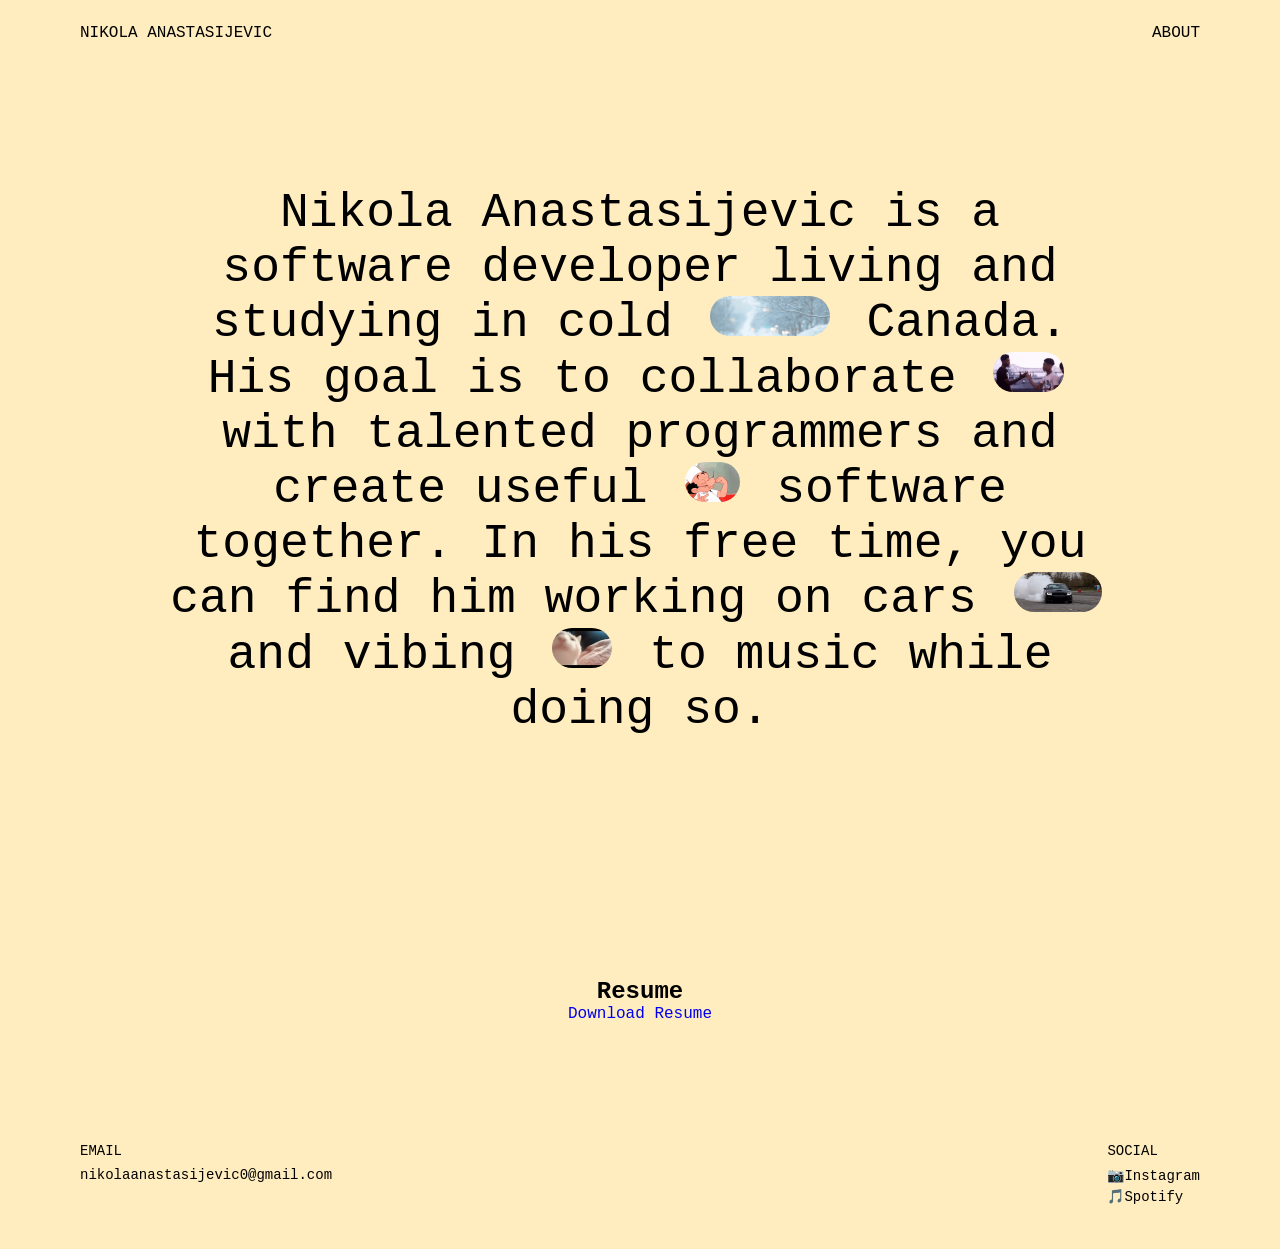
<file: index.html>
<!DOCTYPE html>
<html lang="en">
<head>
    <meta charset="UTF-8">
    <meta name="viewport" content="width=device-width, initial-scale=1.0">
    <title>Nikola Anastasijevic</title>
    <link rel="stylesheet" href="assets/css/style.css">
    <style>
        html {
            background-color: #ffedbf;
        }
    </style>
</head>
<body>
    <nav class="navbar">
        <a href="index.html" class="nav-main">NIKOLA ANASTASIJEVIC</a>
        <a href="about.html" class="nav-about">ABOUT</a>
    </nav>
    <main class="main-text">
        <h1 class="btext">
            Nikola Anastasijevic is a software developer living and 
            studying in cold 
            <span class="pill">
                <img src="assets/img/cold.jpg" alt="Cold Canada">
            </span>
            Canada. His goal is to collaborate
            <span class="pill">
                <img src="assets/img/dapup.gif" alt="Dapup Gif">
            </span>
            with talented programmers and create useful
            <span class="pill">
                <img src="assets/img/chefkiss.gif" alt="Useful Gif">
            </span>
            software together. In his free time, you can find him working on cars
            <span class="pill">
                <img src="assets/img/burnout.gif" alt="Cool Car Gif">
            </span>
            and vibing
            <span class="pill">
                <img src="assets/img/vibing.gif" alt="Vibing Gif">
            </span>
            to music while doing so.
        </h1>
        <section>
            <h2>Resume</h2>
            <a id="resume" href="assets/Nikola_Anastasijevic.pdf" download>
                Download Resume
            </a>
        </section>
    </main>
    <footer class="footer">
        <div class="footer-left">
            <p>EMAIL</p>
            <a href="mailto:nikolaanastasijevic0@gmail.com">
                nikolaanastasijevic0@gmail.com
            </a>
        </div>
        <div class="footer-right">
            <p>SOCIAL</p>
            <a href="https://www.instagram.com/nikola_anastasijevic______">📷Instagram</a>
            <a href="https://open.spotify.com/user/tbxjmdjorjs78lmyphjkwn3i5?si=79014ba429c14d3b">🎵Spotify</a>
        </div>
    </footer>
    <script src="assets/js/script.js"></script>
</body>
</html>
</file>
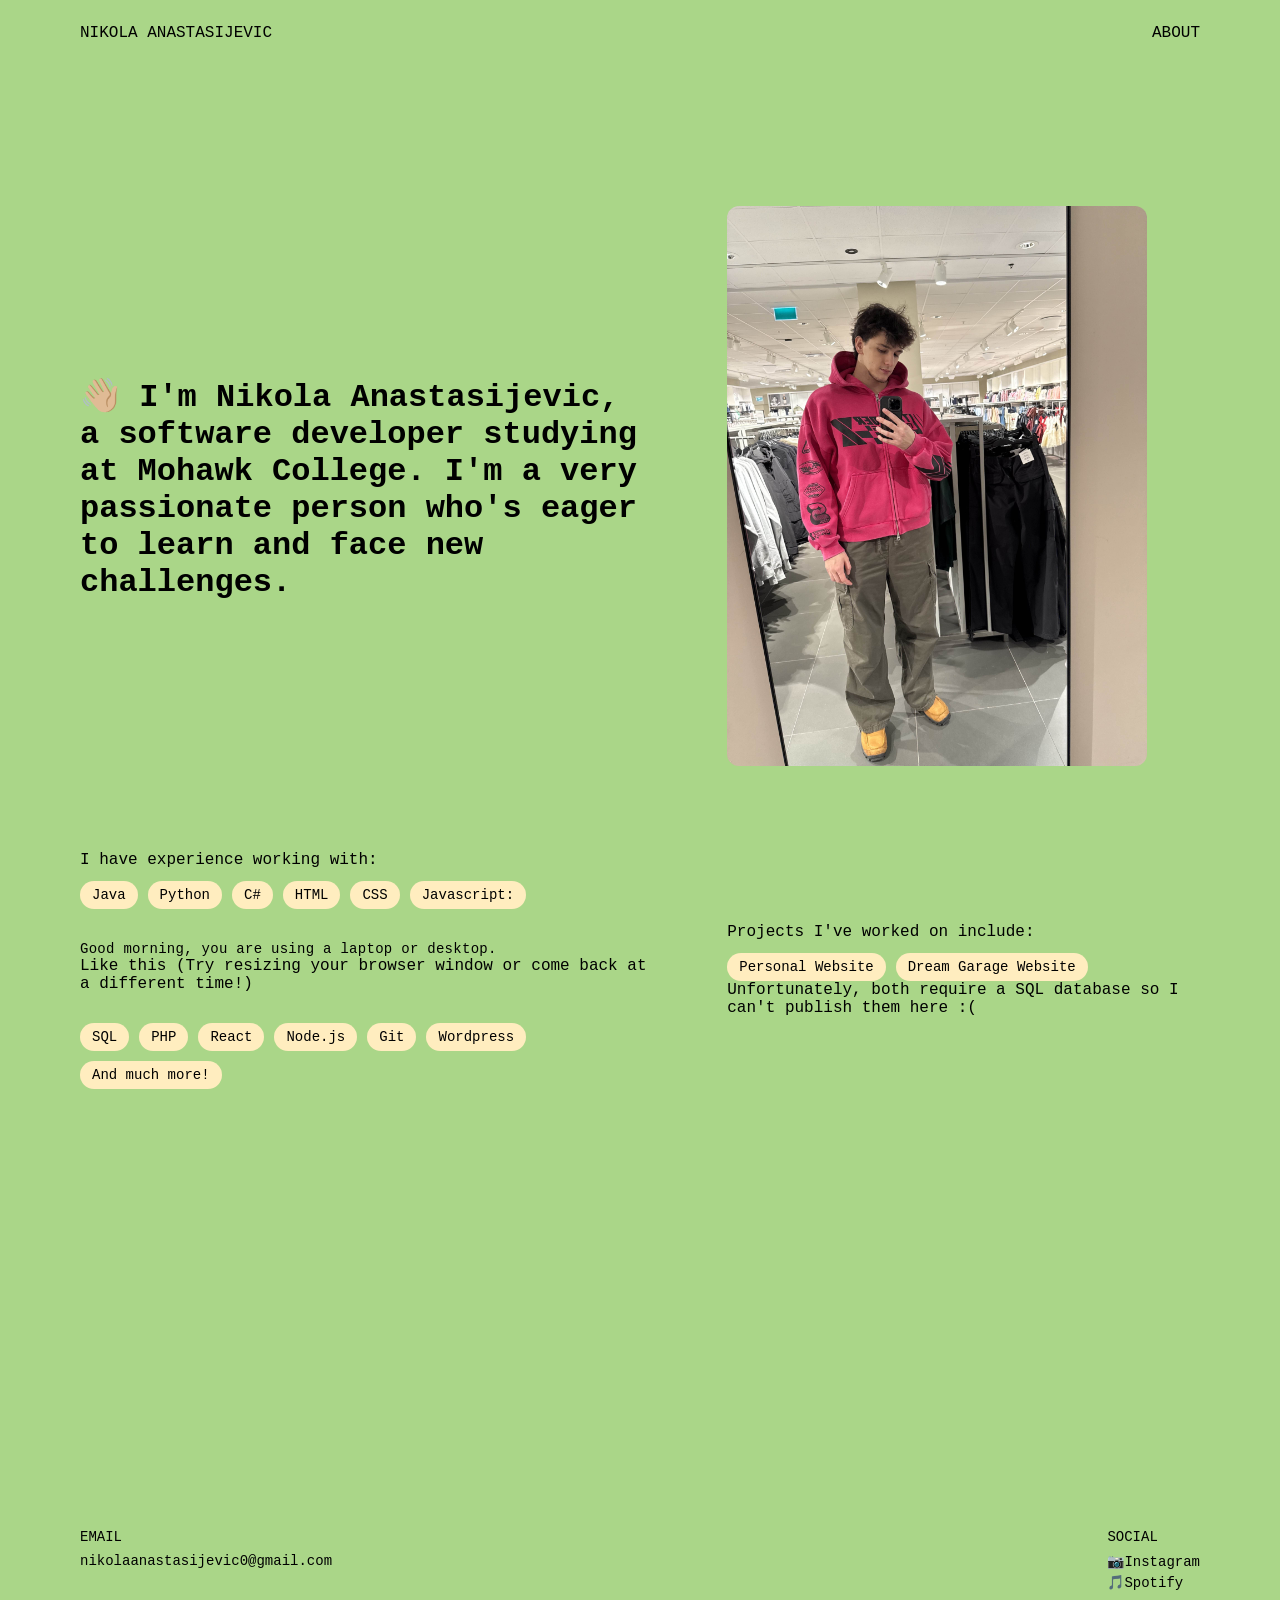
<file: about.html>
<!DOCTYPE html>
<html lang="en">
<head>
    <meta charset="UTF-8">
    <meta name="viewport" content="width=device-width, initial-scale=1.0">
    <title>About | Nikola Anastasijevic</title>
    <link rel="stylesheet" href="assets/css/style.css">
    <style>
        html {
            background-color: #aad688;
        }
    </style>
</head>
<body>
    <nav class="navbar">
        <a href="index.html" class="nav-main">NIKOLA ANASTASIJEVIC</a>
        <a href="about.html" class="nav-about">ABOUT</a>
    </nav>
    <main class="about">
        <div class="about-text">
            <h1>
            👋🏼 I'm Nikola Anastasijevic, a software developer studying at
            Mohawk College. I'm a very passionate person who's eager to learn and
            face new challenges.
            </h1>
        </div>
        <div class="about-image">
            <img src="assets/img/me.jpg" alt="Me">
        </div>
        <div>
            <p>I have experience working with:</p>
            <ul>
                <li>Java</li>
                <li>Python</li>
                <li>C#</li>
                <li>HTML</li>
                <li>CSS</li>
                <li>Javascript:</li>
            </ul>
                <p id="line"></p>
                <p>Like this (Try resizing your browser window or come back at a different time!)</p>
                <br>
            <ul>
                <li>SQL</li>
                <li>PHP</li>
                <li>React</li>
                <li>Node.js</li>
                <li>Git</li>
                <li>Wordpress</li>
                <li>And much more!</li>
            </ul>
        </div>
        <div>
            <p>Projects I've worked on include:</p>
            <ul>
                <li>Personal Website</li>
                <li>Dream Garage Website</li>
            </ul>
            <p>Unfortunately, both require a SQL database so I can't publish them here :(</p>
        </div>
    </main>
    <footer class="footer">
        <div class="footer-left">
            <p>EMAIL</p>
            <a href="mailto:nikolaanastasijevic0@gmail.com">
                nikolaanastasijevic0@gmail.com
            </a>
        </div>
        <div class="footer-right">
            <p>SOCIAL</p>
            <a href="https://www.instagram.com/nikola_anastasijevic______">📷Instagram</a>
            <a href="https://open.spotify.com/user/tbxjmdjorjs78lmyphjkwn3i5?si=79014ba429c14d3b">🎵Spotify</a>
        </div>
    </footer>
    <script src="assets/js/script.js"></script>
</body>
</html>
</file>
<file: assets/css/style.css>
* {
    margin: 0;
    padding: 0;
    box-sizing: border-box;
    font-family: 'Courier New', Courier, monospace;                     
}
body {
    font-family: Helvetica, Arial, sans-serif;
    color: #000;
    min-height: 100vh;
}
.navbar {
    top: 0;
    width: 100%;
    padding: 24px 80px;
    display: flex;
    justify-content: space-between;
    align-items: center;
    background: transparent;
}
.navbar a {
    text-decoration: none;
    color: #000;
    font-size: 16px;
}
.main-text {
    min-height: 100vh;
    display: flex;
    flex-direction: column;
    justify-content: center;
    align-items: center;
    text-align: center;
    padding: 120px 80px 80px;
}
.main-text h1 {
    font-size: 48px;
    margin-bottom: 5em;
}
.btext {
    width: 75vw;
    font-size: clamp(34px, 5vw, 56px);
    line-height: 1.15;
    font-weight: 400;
}
.pill {
    display: inline-flex;
    align-items: center;
    margin: 0 8px;
}
.pill img {
    height: 40px;
    width: auto;
    border-radius: 999px;
    object-fit: cover;
}
#line {
    margin-top: 32px;
    font-size: 14px;
    letter-spacing: 0.02em;
}
a {
    transition: opacity 0.2s ease;
}

a:hover {
    opacity: 0.6;
}
.about {
    min-height: 100vh;
    display: grid;
    grid-template-columns: 1.2fr 1fr;
    gap: 80px;
    padding: 140px 80px 400px 80px;
    align-items: center;
}
.about-image img {
    width: 100%;
    max-width: 420px;
    border-radius: 12px;
    object-fit: cover;
}
.about ul {
    list-style: none;
    padding: 0;
    margin-top: 12px;
    display: flex;
    flex-wrap: wrap;
    gap: 10px;
}
.about li {
    background: #ffedbf;
    padding: 6px 12px;
    border-radius: 999px;
    font-size: 14px;
}
#resume {
    text-decoration: none;
}
.footer {
    display: flex;
    justify-content: space-between;
    padding: 40px 80px;
}
.footer p {
    font-size: 14px;
    margin-bottom: 8px;
}
.footer a {
    display: block;
    text-decoration: none;
    color: #000;
    font-size: 14px;
    margin-bottom: 4px;
}
@media (max-width: 800px) {
    .about {
        grid-template-columns: 1fr;
        gap: 40px;
        padding: 120px 24px 80px;
        text-align: center;
    }
    .about-image img {
        max-width: 260px;
        margin: 0 auto;
        display: block;
    }
    .navbar {
        padding: 20px 24px;
    }
    .footer {
        padding: 30px 24px;
        flex-direction: column;
        gap: 20px;
    }
}
</file>
